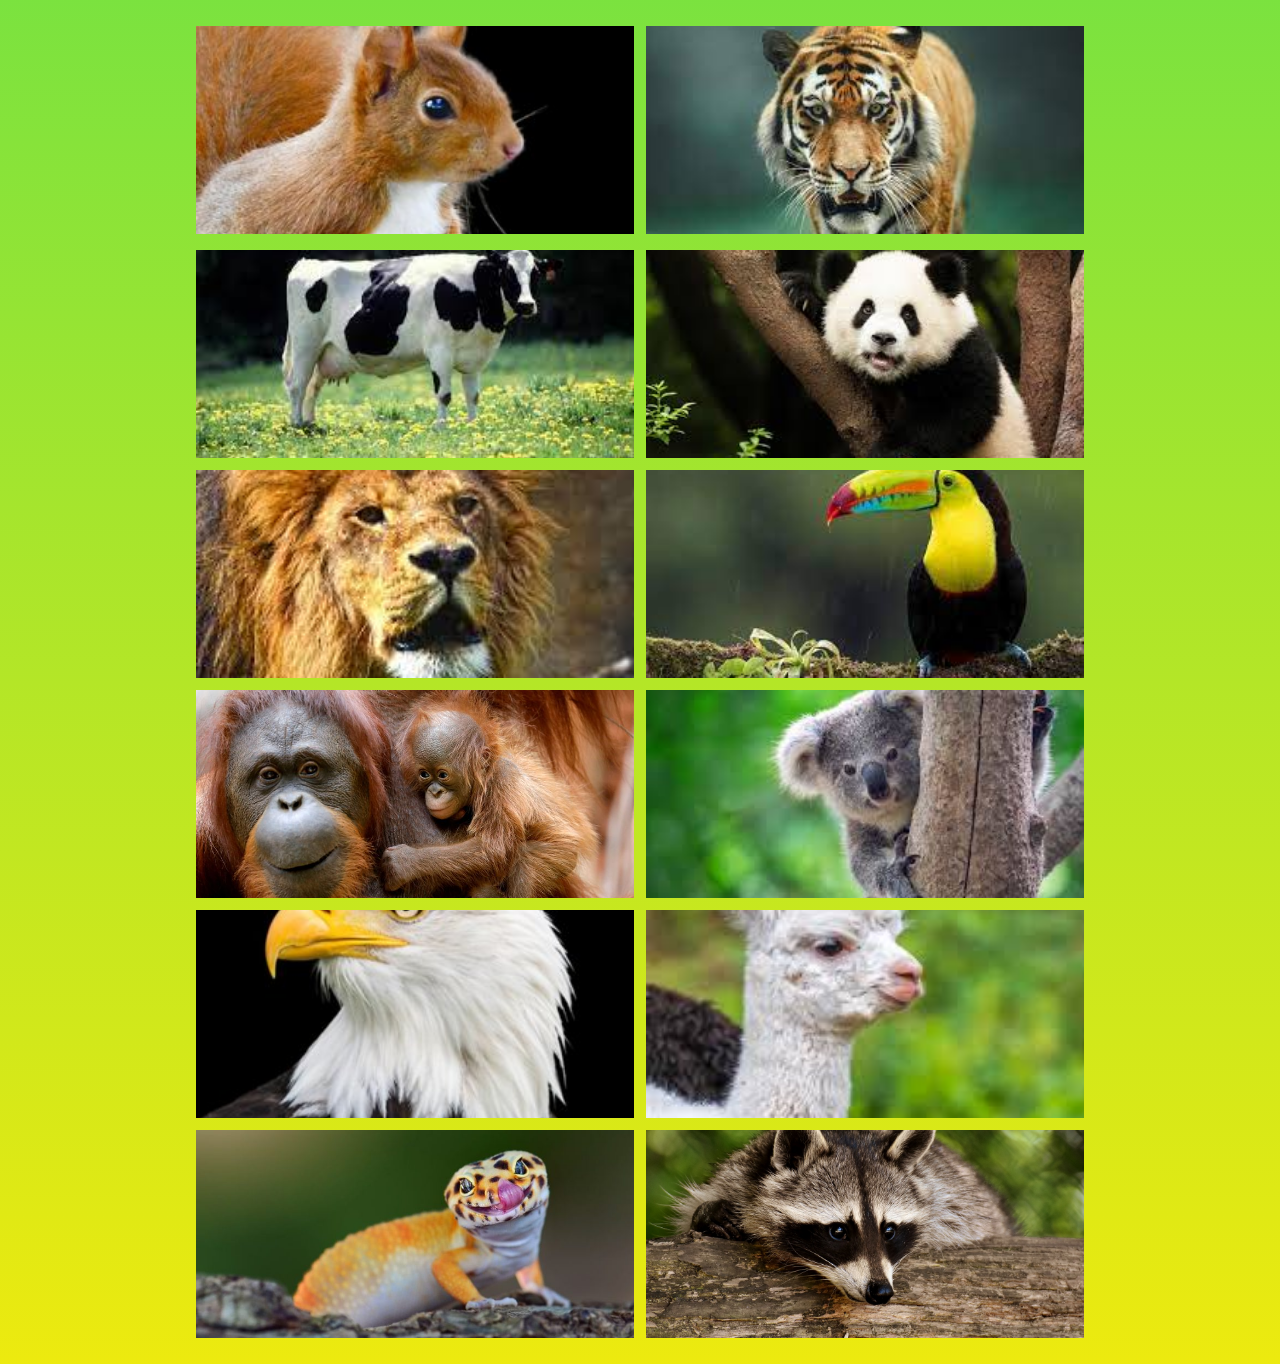
<file: Practica/prueba.html>
<!DOCTYPE html>
<html lang="en">
<head>
    <meta charset="UTF-8">
    <meta http-equiv="X-UA-Compatible" content="IE=edge">
    <meta name="viewport" content="width=device-width, initial-scale=1.0">
    <title>Document</title>
    <link rel="stylesheet" href="main.css">
</head>
<body>
    
    <div class="container">
    
        <a title="Espesificasiones" href="Animales/ardilla.pdf"><img src="Animales/img_1.jpg" alt="Image 1"> </a>
        <img src="Animales/img_2.jpg" alt="Image 2">
        <img src="Animales/img_3.jpg" alt="Image 3">
        <img src="Animales/img_4.jpg" alt="Image 4">
        <img src="Animales/img_5.jpg" alt="Image 5">
        <img src="Animales/img_6.jpg" alt="Image 6">
        <img src="Animales/img_7.jpg" alt="Image 7">
        <img src="Animales/img_8.jpg" alt="Image 8">
        <img src="Animales/img_9.jpg" alt="Image 9">
        <img src="Animales/img_10.jpg" alt="Image 10">
        <img src="Animales/img_11.jpg" alt="Image 11">
        <img src="Animales/img_12.jpg" alt="Image 12">
    </div>
    
</body>
</html>
</file>
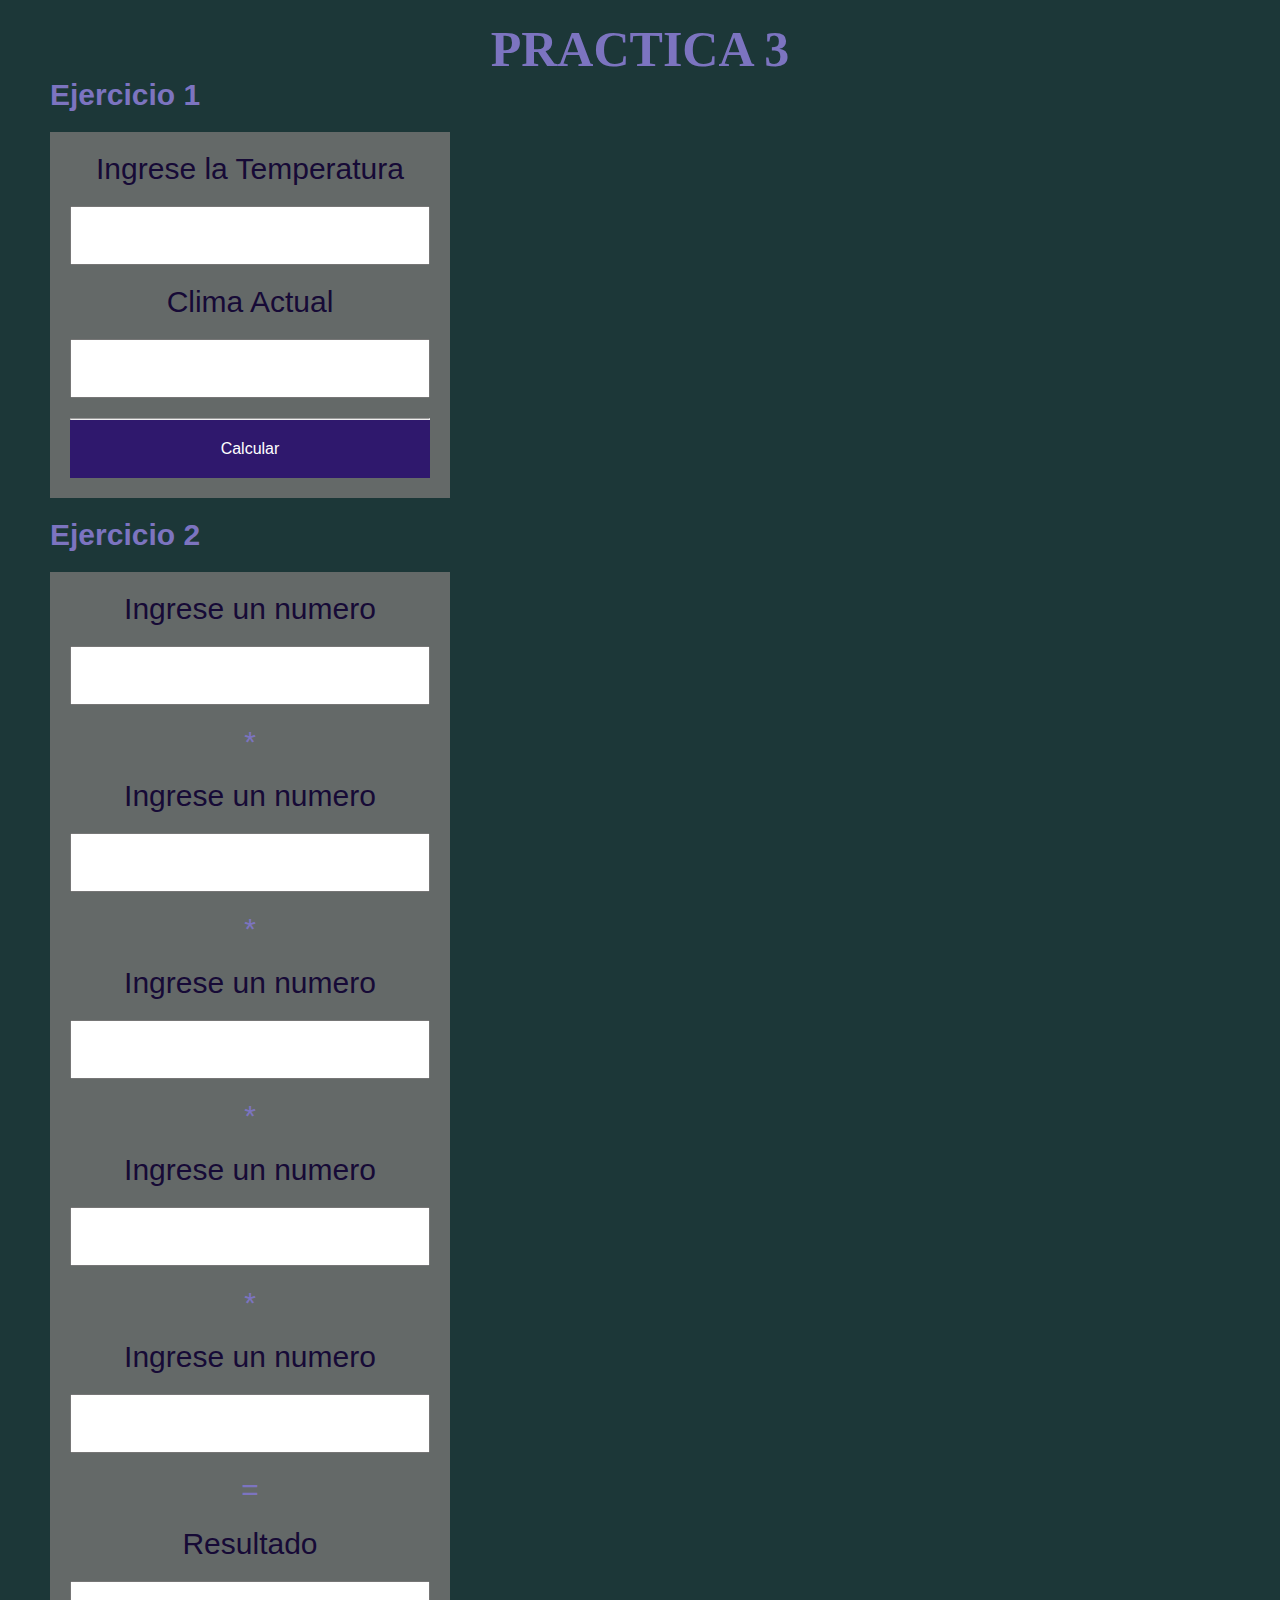
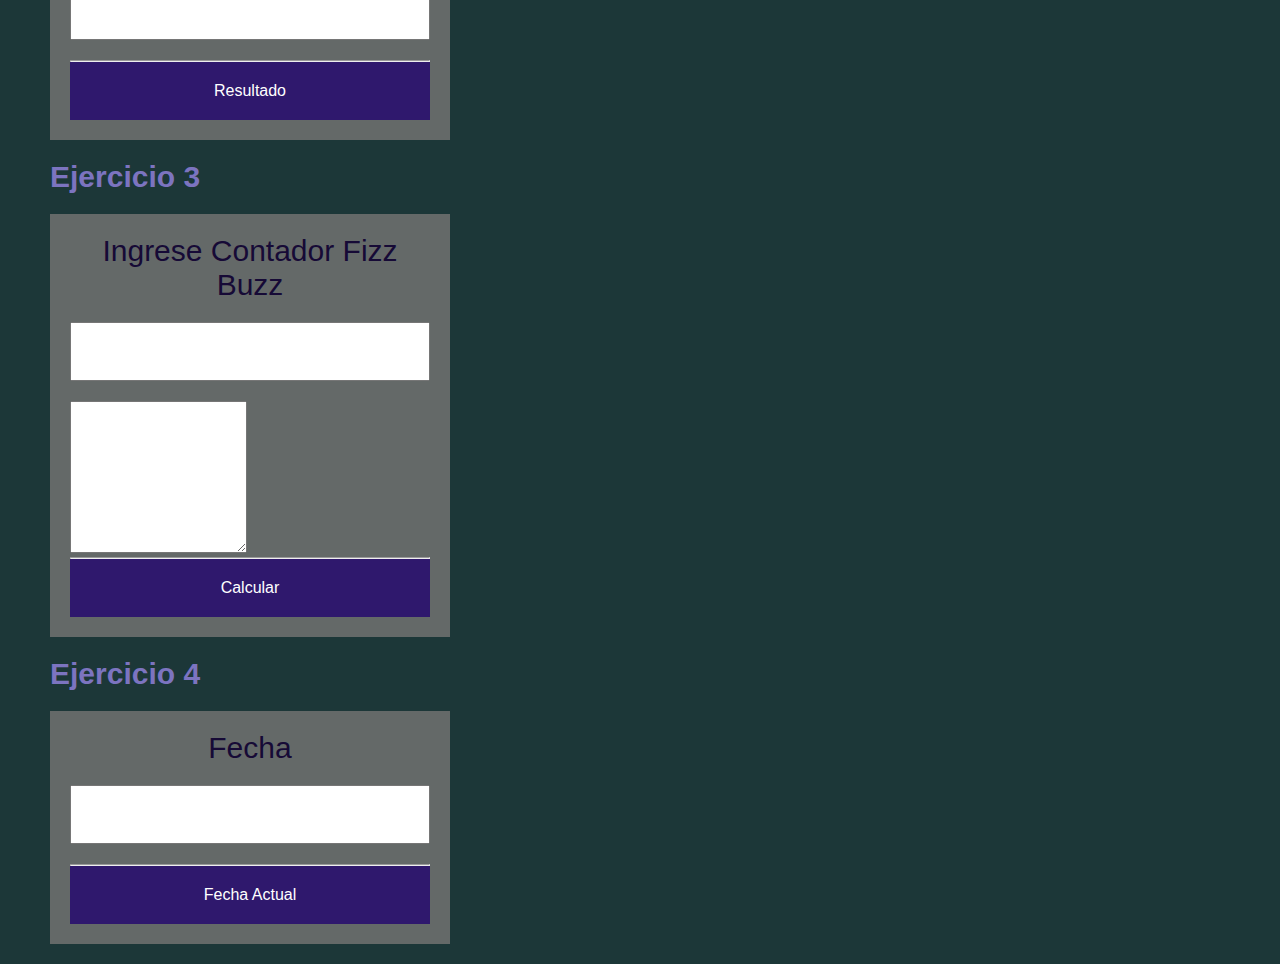
<file: Practica_Java/practica.html>
<!DOCTYPE html>
<html lang="en">
<head>
    <meta charset="UTF-8">
    <meta http-equiv="X-UA-Compatible" content="IE=edge">
    <meta name="viewport" content="width=device-width, initial-scale=1.0">
    <script src="app.js"></script>
    <link rel="stylesheet" href="practica.css">
    <title>Practica</title>
</head>
<body>
        <h1>PRACTICA 3</h1>
        <h2>Ejercicio 1</h2>
        <div class = 'contenedor'>
            <form action="">

                <p class="subti">Ingrese la Temperatura</p><input type="text"  id='Temper'>
                                    
                <p class="subti">Clima Actual</p><p></p><input type="text"  id='result' readonly>
    
                <hr>
    
                <input class = 'btn' type="button" value='Calcular' onclick="Temperatura()">
    
            </form>
        </div>

        <h2>Ejercicio 2</h2>
        <div class = 'contenedor'>
            <form action="">

                <p class="subti"> Ingrese un numero</p><input type="text"  id='num1'>
                <p>*</p>
                <p class="subti">Ingrese un numero</p><input type="text"  id='num2'>
                <p>*</p>
                <p class="subti">Ingrese un numero</p><input type="text"  id='num3'>
                <p>*</p>
                <p class="subti">Ingrese un numero</p><input type="text"  id='num4'>
                <p>*</p>
                <p class="subti">Ingrese un numero</p><input type="text"  id='num5'>
                <p>=</p>
                
                <p class="subti">Resultado</p><input type="text"  id='res' readonly>
    
                <hr>
    
                <input class = 'btn' type="button" value='Resultado' onclick="Producto()">
    
            </form>
        </div>

        <h2>Ejercicio 3</h2>
        <div class = 'contenedor'>
            <form action="">
                                    
                <p class="subti">Ingrese Contador Fizz Buzz</p><input type="text"  id='resp'>
                <textarea name="" id="respfb" cols="20" rows="10"></textarea>
    
                <hr>
    
                <input class = 'btn' type="button" value='Calcular' onclick="fizzBuzz()">
    
            </form>
        </div>


        <h2>Ejercicio 4</h2>

        <div class = 'contenedor'>
            <form action="">

                <p class="subti">Fecha</p><input type="text"  id='mostrarfecha' readonly>
    
                <hr>
    
                <input class = 'btn' type="button" value='Fecha Actual' onclick="Fecha()">
    
            </form>
        </div>

</body>
</html>
</file>
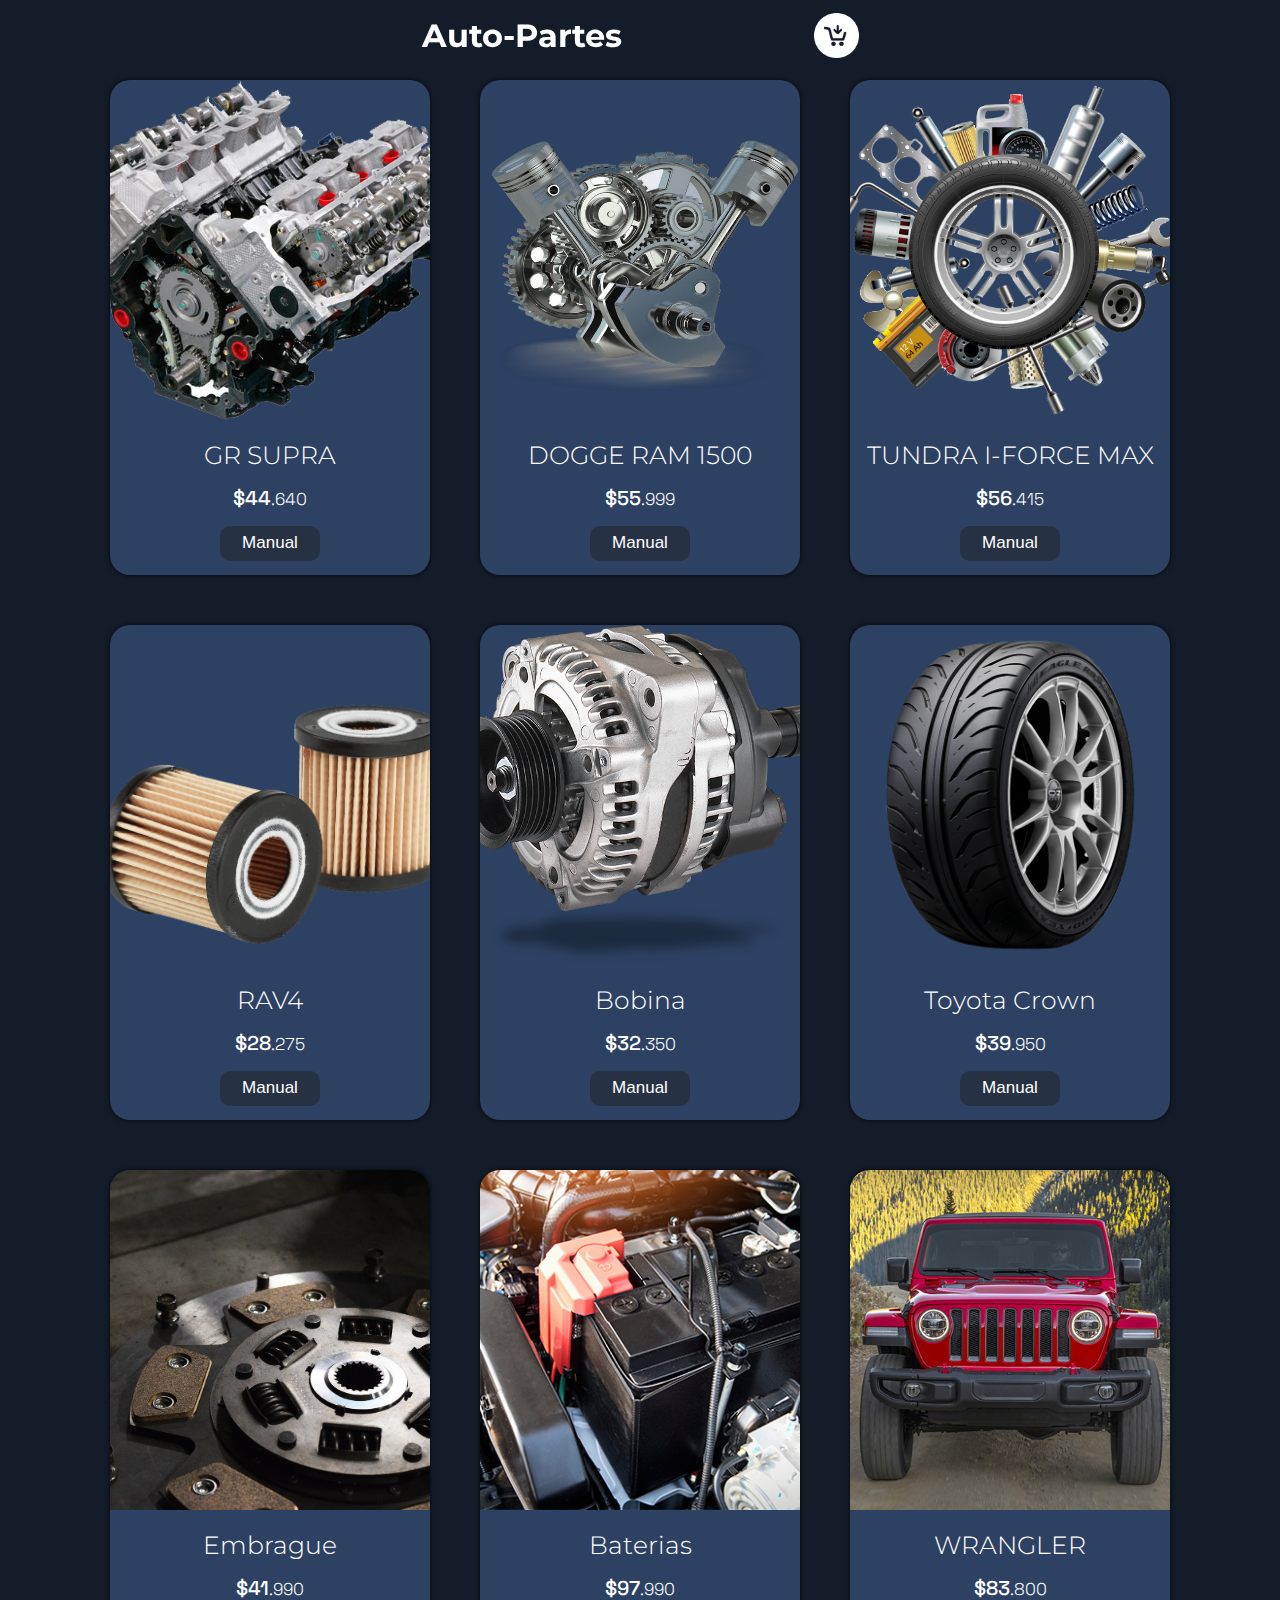
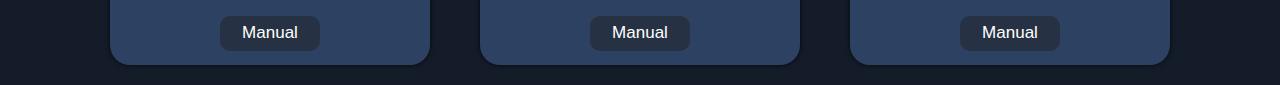
<file: Proyecto prueba 1/Autopartes/Auto-partes.html>
<!DOCTYPE html>
<html lang="en">

<head>
    <meta charset="UTF-8">
    <meta http-equiv="X-UA-Compatible" content="IE=edge">
    <meta name="viewport" content="width=device-width, initial-scale=1.0">
    <link href="styles.css" rel="stylesheet" type="text/css">
    <title>Auto-partes</title>
    <link rel="preconnect" href="https://fonts.googleapis.com">
    <link rel="preconnect" href="https://fonts.googleapis.com">
    <link rel="preconnect" href="https://fonts.gstatic.com" crossorigin>
    <link href="https://fonts.googleapis.com/css2?family=Space+Grotesk:wght@400;500;600;700&display=swap"
        rel="stylesheet">
    <link rel="preconnect" href="https://fonts.googleapis.com">
    <link rel="preconnect" href="https://fonts.gstatic.com" crossorigin>
    <link href="https://fonts.googleapis.com/css2?family=Montserrat:wght@300;400;500;600;700&display=swap"
        rel="stylesheet">

</head>

<body>
    <header id="header">
        <h1>Auto-Partes</h1> 
        <img class="carrito" src="img/carrito-de-compras.png" alt="carrito">
    </header>
    <div id="contenedor" class="contenedor">
        <div>
            <img src="img/part1.png" alt="producto 1">
            <div class="informacion">
                <p>GR SUPRA</p>
                <p class="precio">$44<span>.640</span></p>
                <button>Manual</button>
            </div>
        </div>
        <div>
            <img src="img/part2.png" alt="producto 2">
            <div class="informacion">
                <p>DOGGE RAM 1500</p>                   
                <p class="precio">$55<span>.999</span></p>
                <button>Manual</button>
            </div>
        </div>
        <div>
            <img src="img/part3.png" alt="producto 3">
            <div class="informacion">
                <p>TUNDRA I-FORCE MAX</p>                   
                <p class="precio">$56<span>.415</span></p>
                <button>Manual</button>
            </div>
        </div>
        <div>
            <img src="img/part4.png" alt="producto 4">
            <div class="informacion">
                <p>RAV4</p>                   
                <p class="precio">$28<span>.275</span></p>
                <button>Manual</button>
            </div>
        </div>
        <div>
            <img src="img/part5.png" alt="producto 5">
            <div class="informacion">
                <p>Bobina</p>                   
                <p class="precio">$32<span>.350</span></p>
                <button>Manual</button>
            </div>
        </div>
        <div>
            <img src="img/part6.png" alt="producto 6">
            <div class="informacion">
                <p>Toyota Crown</p>                   
                <p class="precio">$39<span>.950</span></p>
                <button>Manual</button>
            </div>
        </div>
        <div>
            <img src="img/part7.jpg" alt="producto 7">
            <div class="informacion">
                <p>Embrague</p>                   
                <p class="precio">$41<span>.990</span></p>
                <button>Manual</button>
            </div>
        </div>
        <div>
            <img src="img/part8.jpg" alt="producto 8">
            <div class="informacion">
                <p>Baterias</p>                   
                <p class="precio">$97<span>.990</span></p>
                <button>Manual</button>
            </div>
        </div>
        <div>
            <img src="img/car9.jpg" alt="producto 9">
            <div class="informacion">
                <p>WRANGLER</p>                   
                <p class="precio">$83<span>.800</span></p>
                <button>Manual</button>
            </div>
        </div>
    </div>

    <script src="app.js"></script>
</body>

</html>
</file>
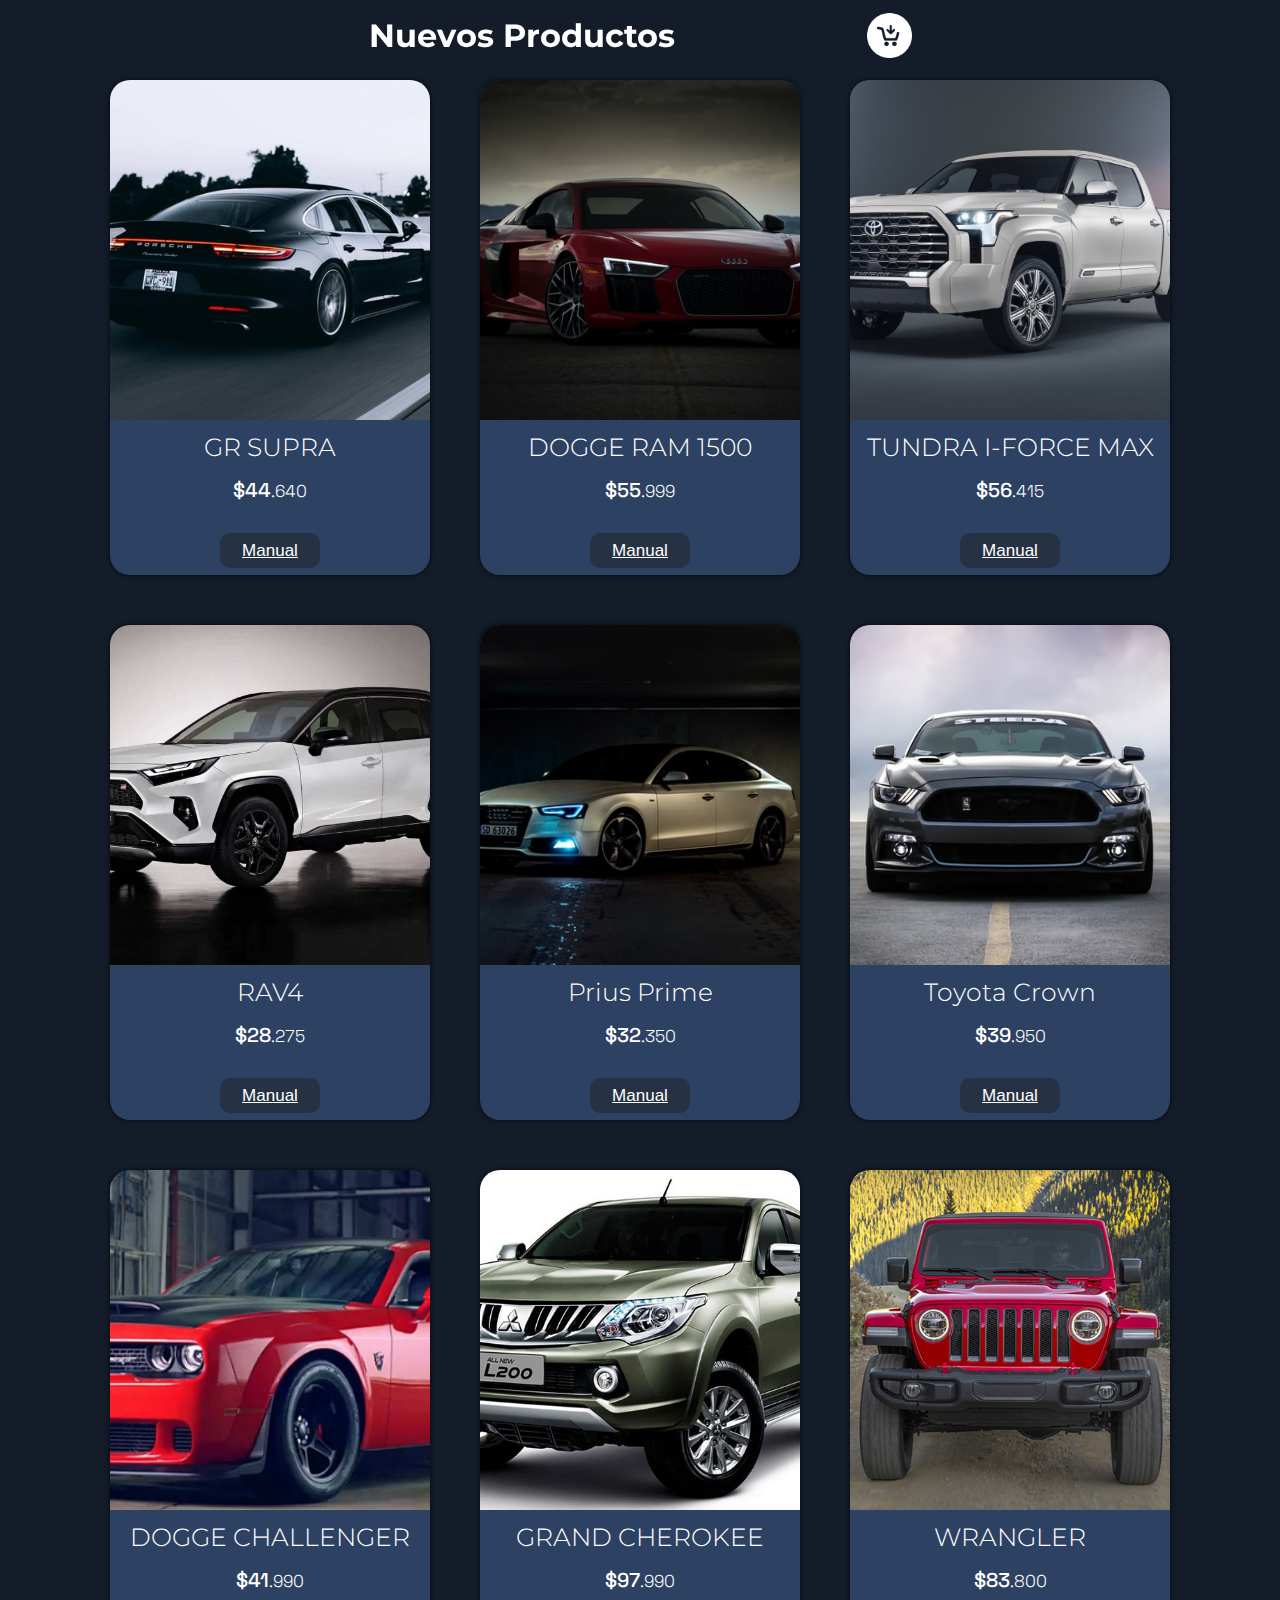
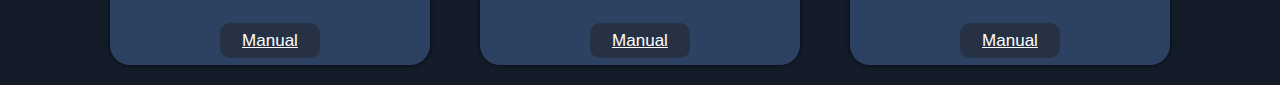
<file: Proyecto prueba 1/Autopartes/vehiculos.html>
<!DOCTYPE html>
<html lang="en">

<head>
    <meta charset="UTF-8">
    <meta http-equiv="X-UA-Compatible" content="IE=edge">
    <meta name="viewport" content="width=device-width, initial-scale=1.0">
    <link href="styles.css" rel="stylesheet" type="text/css">
    <title>Catalogo</title>
    <link rel="preconnect" href="https://fonts.googleapis.com">
    <link rel="preconnect" href="https://fonts.googleapis.com">
    <link rel="preconnect" href="https://fonts.gstatic.com" crossorigin>
    <link href="https://fonts.googleapis.com/css2?family=Space+Grotesk:wght@400;500;600;700&display=swap"
        rel="stylesheet">
    <link rel="preconnect" href="https://fonts.googleapis.com">
    <link rel="preconnect" href="https://fonts.gstatic.com" crossorigin>
    <link href="https://fonts.googleapis.com/css2?family=Montserrat:wght@300;400;500;600;700&display=swap"
        rel="stylesheet">

</head>

<body>
    <header id="header">
        <h1>Nuevos Productos</h1> 
        <img class="carrito" src="img/carrito-de-compras.png" alt="carrito">
    </header>
    <div id="contenedor" class="contenedor">
        <div>
            <img src="img/car1.jpg" alt="producto 1">
            <div class="informacion">
                <p>GR SUPRA</p>
                <p class="precio">$44<span>.640</span></p>
                <a href="Manual/Gr_supra.pdf"> <button>Manual </a></button>
            </div>
        </div>
        <div>
            <img src="img/car2.jpg" alt="producto 2">
            <div class="informacion">
                <p>DOGGE RAM 1500</p>                   
                <p class="precio">$55<span>.999</span></p>
                <a href="Manual/Dodge_Ram.pdf"> <button>Manual </a></button>
            </div>
        </div>
        <div>
            <img src="img/car3.jpg" alt="producto 3">
            <div class="informacion">
                <p>TUNDRA I-FORCE MAX</p>                   
                <p class="precio">$56<span>.415</span></p>
                <a href="Manual/Iforce_Max.pdf"> <button>Manual </a></button>
            </div>
        </div>
        <div>
            <img src="img/car4.jpg" alt="producto 4">
            <div class="informacion">
                <p>RAV4</p>                   
                <p class="precio">$28<span>.275</span></p>
                <a href="Manual/Rav4.pdf"> <button>Manual </a></button>
            </div>
        </div>
        <div>
            <img src="img/car5.jpg" alt="producto 5">
            <div class="informacion">
                <p>Prius Prime</p>                   
                <p class="precio">$32<span>.350</span></p>
                <a href="Manual/Prius Prime.pdf"> <button>Manual </a></button>
            </div>
        </div>
        <div>
            <img src="img/car6.jpg" alt="producto 6">
            <div class="informacion">
                <p>Toyota Crown</p>                   
                <p class="precio">$39<span>.950</span></p>
                <a href="Manual/Toyota Crown.pdf"> <button>Manual </a></button>
            </div>
        </div>
        <div>
            <img src="img/car7.jpg" alt="producto 7">
            <div class="informacion">
                <p>DOGGE CHALLENGER</p>                   
                <p class="precio">$41<span>.990</span></p>
                <a href="Manual/Dogge Challenger.pdf"> <button>Manual </a></button>
            </div>
        </div>
        <div>
            <img src="img/car8.jpg" alt="producto 8">
            <div class="informacion">
                <p>GRAND CHEROKEE</p>                   
                <p class="precio">$97<span>.990</span></p>
                <a href="Manual/Grand Cherokee.pdf"> <button>Manual </a></button>
            </div>
        </div>
        <div>
            <img src="img/car9.jpg" alt="producto 9">
            <div class="informacion">
                <p>WRANGLER</p>                   
                <p class="precio">$83<span>.800</span></p>
                <a href="Manual/Wanggler.pdf"> <button>Manual </a></button>
            </div>
        </div>
    </div>

    <script src="app.js"></script>
</body>

</html>
</file>
<file: Practica/main.css>
* {
    padding: 0;
    margin: 0;
    box-sizing: border-box;
}

.container {
    display: flex;
    max-width: 100vw;
    width: 100%;
    flex-wrap: wrap;
    justify-content: center;
    padding-top: 20px;
    padding-bottom: 20px;
    /* background: #000; */
    background: linear-gradient(rgba(90, 219, 15, 0.8), rgba(236, 233, 5, 0.959));
}

img {
    width: 450px;
    height: 220px;
    object-fit: cover;
    object-position: center;
    padding: 6px;
}

img:hover {
    cursor: pointer;
    opacity: 0.7;
    transform: scale(1.05); 
    transform: rotate(-1.2deg) scale(1.05);
    transition: 0.6s ease-out;
    filter: grayscale(0.9);
}
</file>
<file: Practica_Java/practica.css>
* {
	margin: 0;
	padding: 0;
	-webkit-box-sizing: border-box;
	-moz-box-sizing: border-box;
	box-sizing: border-box;
}

body {
	font-family: Arial, Sans-serif;
	background: #1C3738;
	color: #7c74c0;
	
}

.contenedor {
	width: 400px;
	margin: 20px;
	background: #646968;
	padding: 20px;
	margin-left: 50px;	
	
}

form p {
	text-align: center;
	margin-bottom: 20px;
	font-size: 30px;
}

input[type="text"]{
	width: 100%;
	margin-bottom: 20px;
	padding: 20px;
	text-align: center;
}

form .btn {
	width: 100%;
	background: #2f186d;
	color: #fff;
	border:none;
	cursor: pointer;
	font-size: 16px;
	text-align: center;
	padding: 20px;
	display: inline-block;
	text-decoration: none;
}
h1{
	text-align: center;
	margin-top: 20px;
	font-size: 50px;
	font-family: cursive;
}
h2{
	margin-left: 50px;	
	font-size: 30px;
}
.subti{
	font-size: 30px;
	color: rgb(22, 10, 54);
}
</file>
<file: Proyecto prueba 1/Autopartes/styles.css>
* {
    margin: 0;
    padding: 0;
    box-sizing: border-box;
    color: white;
}
body {
    font-family: 'Space Grotesk', sans-serif;
    background-color: #141C29;
    padding-top: 80px;
}
h1{
    font-family: 'Montserrat', sans-serif;
    text-align: center;
    margin: 30px 0px;
}
img {
    width: 320px;
    height: 340px;
    object-fit: cover;
    border-radius: 20px 20px 0px 0px;
}
header{
    display: flex;
    align-items: center;
    justify-content: center;
    gap:15%;
    height: 70px;
    top: 0;
    position: fixed;
    width: 100%;
}
.scroll{
    background-color: aliceblue;
    box-shadow: .1rem .2rem .3rem #333;
}
.scroll img{
    filter: invert(15%);
}           
.scroll h1{
    color: #141C29;
}
.carrito{
    filter: invert(100%);
    width: 45px;
    height: auto;
}
.contenedor{
    display: flex;
    justify-content: center;
    flex-wrap: wrap;
    gap: 50px;
    margin-bottom: 20px;
}
.contenedor>div{
    box-shadow: 0px 0px 5px 0px rgba(0, 0, 0, 0.75);
    background-color: #2D4263;
    border-radius: 20px;
}
.contenedor>div:hover{
    background-color: #11294d;
}

.informacion{
    height: 150px;
    display: flex;
    justify-content: center;
    align-items: center;
    flex-direction: column;
    gap:15px;
}
.informacion>p:first-child{
    font-family: 'Montserrat', sans-serif;
    font-size: 25px;
    font-weight: 300;
}
.informacion .precio {
    font-size: 20px;
    font-weight: 500;
}
.informacion .precio span{
    font-size: 17px;
    font-weight: 300;
}
.informacion button{
    background-color: #263143;
    width: 100px;
    height: 35px;
    border-radius: 10px;
    border: none;

    font-size: 17px;
    font-weight: 300;
    cursor: pointer;
}
.informacion button:hover{
    background-color: #2D4263;
}
</file>
